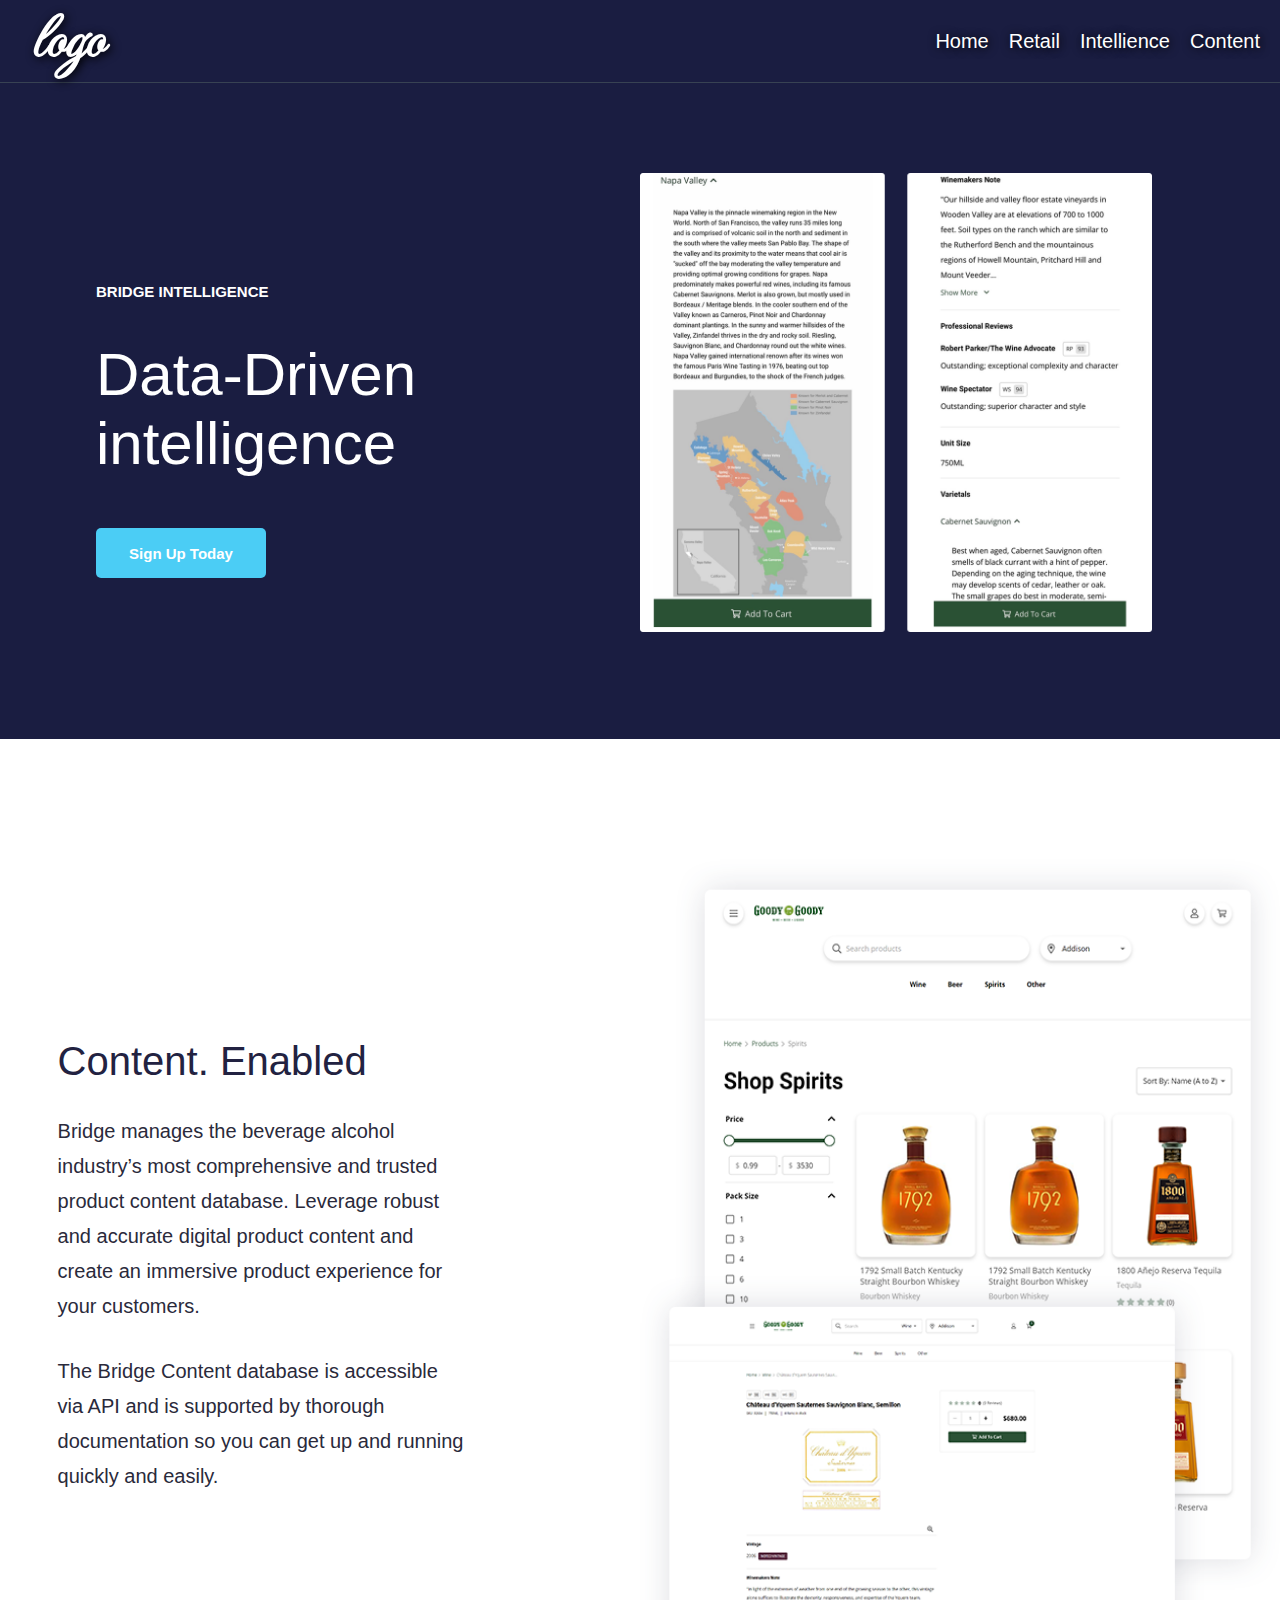
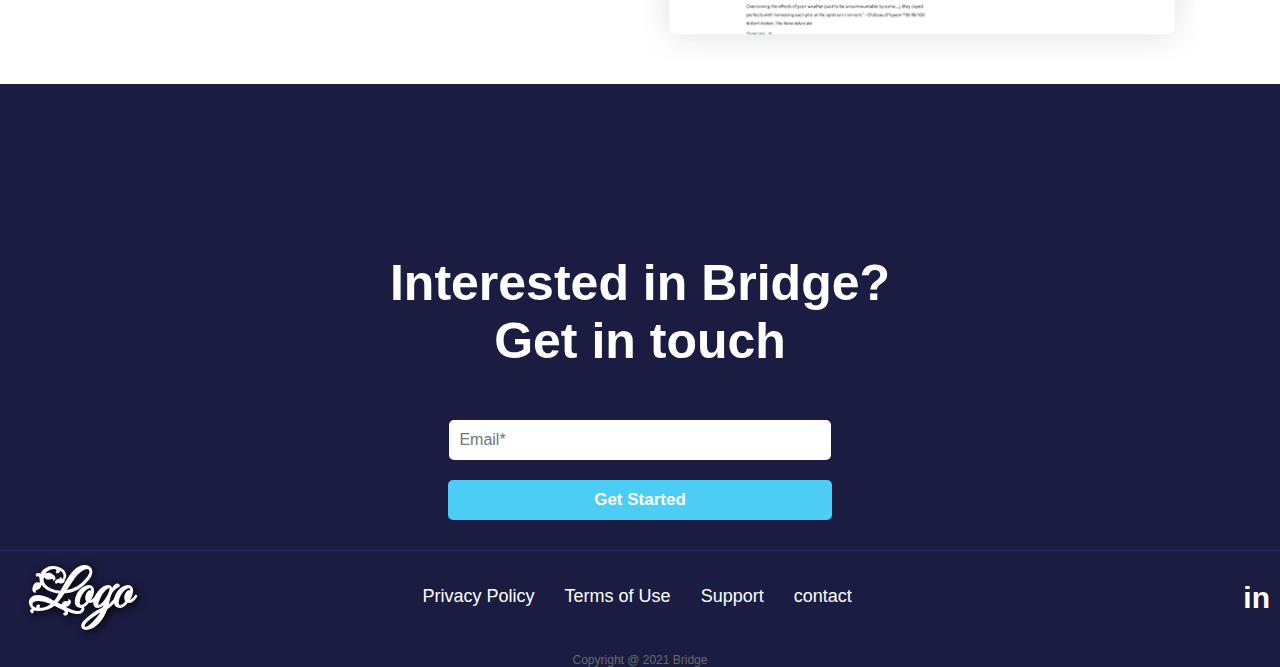
<file: content/cont.html>
<!DOCTYPE html>
<html lang="en">
<head>
    <meta charset="UTF-8">
    <meta http-equiv="X-UA-Compatible" content="IE=edge">
    <meta name="viewport" content="width=device-width, initial-scale=1.0">
    <title>Contact-Bridge</title>
    <link rel="stylesheet" href="cont.css">

</head>
<body>










    <div class="hell">

        <head class="mrs">
            <nav class="jhon">
                <a href="/index.html">
                    <h1 class="bean">logo</h1>
                </a>

                <ul class="well">

                    <a href="/index.html">
                        <li class="don">Home</li>
                    </a>
                    <a href="#">
                        <a href="/retail/retail.html">
                            <li class="don">Retail</li>
                        </a>
                    </a>
                    <a href="/intelligence/inte.html">
                        <li class="don">Intellience</li>
                    </a>
                    <a href="/content/cont.html">
                        <li class="don">Content</li>
                    </a>
                </ul>
            </nav>
        </head>


        <div class="folw">
            <div class="soloman">
                <p class="lol">BRIDGE INTELLIGENCE </p>
                <h1 class="hammer">Data-Driven <br>intelligence</h1>

                <div class="you">
                    <a href="/index.html"> <button class="qont">Sign Up Today</button></a>
  
                </div>

            </div>

            <div class="earn">
                <img src="1.png" class="lamp" alt="sal">
            </div>



        </div>

    </div>






<div class="king">
    <div class="kong">
        <h1 class="ling">Content. Enabled        </h1>
        <p class="surg">Bridge manages the beverage alcohol industry’s most comprehensive and trusted product content database. Leverage robust and accurate digital product content and create an immersive product experience for your customers.        </p>
        <p class="surg">The Bridge Content database is accessible via API and is supported by thorough documentation so you can get up and running quickly and easily.

        </p>
    </div>

 <div class="chiken">
     <img class="qop" src="2.png" alt="spray">
 </div>


</div>











<div id="sec4" class="phli">
    <div class="odin">
        <h1 class="zeus">Interested in Bridge? <br> Get in touch </h1>
        <input class="god" type="email" placeholder="Email*"> <br>
        <button class="power">Get Started</button>
    </div>

</div>


















<div class="free">
    <h1 class="bean">Logo</h1>

    <ul class="hloi">
        <a href="/index.html">
            <li class="anda">Privacy Policy</li>
        </a>
        <a href="/index.html">
            <li class="anda">Terms of Use</li>
        </a>
        <a href="/index.html">
            <li class="anda">Support</li>
        </a>
        <a href="/index.html">
            <li class="anda">contact</li>
        </a>
    </ul>
    <h1 class="bottam">in</h1>
</div>


<p class="qin">Copyright @ 2021 Bridge</p>















    
</body>
</html>
</file>
<file: content/cont.css>
@import url('https://fonts.googleapis.com/css2?family=Fleur+De+Leah&display=swap');





::-webkit-scrollbar{
    width: 12px;
    background-color: rgb(32, 32, 77);
    
}
::-webkit-scrollbar-thumb{
    background: linear-gradient(transparent ,dimgrey);
    border-radius: 10px;
    
}




*{
    padding: 0;
    margin: 0;
    
}
body{
    min-width: 385px;
}
.hell{
    background-color: rgb(26, 29, 65);
    
    width: 100%;
    margin-top: -5px;
    min-width: 355px;
    
}
.jhon{
    display: flex;
    justify-content: space-between;
    margin-top: 5px;    
    border-bottom: 1px solid rgb(56, 66, 83);
}
.well{
    display: flex;
    margin-top: 30px;
}
.don{
    color: #fff;
    margin-right: 20px;
    font-size: 20px;
    text-decoration: none;
    list-style: none;
    font-family: sans-serif;
    text-shadow: 1px 1px 10px black;
    

}
.don:hover{
    color: cornflowerblue;
    transition: .3s;
}
a{
    list-style: none;
    text-decoration: none;
}
.bean{
    color: #fff;
    font-family: 'Fleur De Leah', cursive;
    font-size: 60px;
    margin-left: 30px;
    text-shadow: 2px 2px 10px black;
}
.bean:hover{
      color: rgb(221, 217, 203);

}

@media (max-width:470px){
    .don{
        font-size: 15px;
    }
}





.folw{
    display: flex;
    width: 100%;
}
.soloman{
    width:50%;
}
.earn{
    width: 50%;
}
.lamp{
    width: 80%;
    height: 70%;
    margin-top: 90px;
    margin-bottom: 30px;
    padding-bottom: 12%;
}
.lol{
    margin-left: 15%;
    margin-top: 200px;
    color: #fff;
    font-family: sans-serif;
    font-weight: 700;
    font-size:15px ;

}
.hammer{
    margin-left:15% ;
    margin-top: 40px;
    color: #fff;
    font-family:sans-serif ;
    font-size: 60px;
    font-weight: 500; 
}
.you{
    margin-left: 15%;
    margin-top: 50px;
    display: flex;
}
.qont{
    height: 50px;
    width: 170px;
    border: none;
    background-color:rgb(75, 205, 245);
    border-radius: 5px;
    color: #FFF;
    font-weight: 700;
    font-size: 15px;
    cursor: pointer;
}
.qont:hover{
    background-color: dodgerblue;
    transform: scale(1.1);
    transition: .5s;

}
.ico{
    margin-left: 30px;
    font-size: 50px;
    color:rgb(75, 205, 245);
    margin-top: -10;
    cursor: pointer;
}
.ico:hover{
    transform: scale(1.1);
    transition: .5s;
    color: dodgerblue;

}
.intro{
    height: 50px;
    width: 150px;
    background-color: transparent;
    border: none;
    margin-left: 20px;
    color: #fff;
    font-size: 17px;
    font-weight: 700;
    cursor: pointer;

}
@media (max-width:950px){
    .folw{
        display: flex;
        flex-direction: column;
        justify-content: center;
        text-align: center;
    }
    .soloman{
        width: 100%;
    }
    .lol{
        margin-left:0 ;
        margin-top: 70px;
    }
    .hammer{
        margin-left: 0;
    }
    .you{
        margin-left: 0;
        display: flex;
        flex-wrap: wrap;
        justify-content: center;
    }
    .qont{
        width: 130px;
    }
    .intro{
        width: 140px;
    }
    .earn{
        width: 100%;
        margin-top: -60px;
    }
    .lamp{
        width: 100%;
        height: 0%;
    }
}













.king{
    display: flex;
    width: 100%;
    font-family: sans-serif;

}
.kong{
    width: 50%;
    


}

.ling{
    margin-top: 300px;
    margin-left: 9%;
    color: rgb(34, 34, 65);
    font-size: 40px;
    font-weight: 500;

}
.surg{
    margin-left: 9%;
    margin-top: 30px;
    line-height: 35px;
    font-size: 20px;
    color: rgb(42, 42, 59);
    width: 64%;
}

.chiken{
    width: 50%;

}
.qop{
    margin-top: 120px;
    width: 100%;
    height: 90%;
}
@media (max-width:850px){
    .king{
        display: flex;
        flex-direction: column-reverse;
        justify-content: center;
    }
    .chiken{
        width: 100%;
    }
    .qop{
        margin-top: 40px;
        height:70%;
    }
    .kong{
        width: 100%;
        text-align: center;
    }
    .ling{
        margin-top: 10px;
        margin-left: 0%;
    }
    .surg{
        margin-left: 0%;
        width: 100%;
        margin-bottom: 30px;
    }
}






















.phli{
    background-color: rgb(26, 29, 65);
    text-align: center;
    margin-top: 50px;

}
.odin{
  padding-top: 170px;

}
.zeus{
   color:  #fff;
   font-family: sans-serif;
   font-size: 50px;
   font-weight: 600;
  
}
.god{
   margin-top:50px ;
   height: 40px;
   width: 29%;
   border-radius: 5px;
   border: none;
   font-size: 16px;
   padding-left: 10px;
   outline: none;

}
.power{
   margin-top: 20px;
   width: 30%;
   height: 40px;
   border-radius: 5px;
   border: none;
   background-color: rgb(75, 205, 245);
   font-weight: 700;
   font-size: 17px;
   color: #fff;
   margin-bottom: 30px;
   cursor: pointer;
}
.power:hover{
   background-color: dodgerblue;
}
@media (max-width:535px){
   .zeus{
       font-size: 30px;
   }
   .god{
       width: 70%;  
   }
   .power{
       width: 70%;
   }

}


















.free{
    background-color:rgb(26, 29, 65) ;
    border-top: 1px solid rgb(41, 41, 100);
    display: flex;
    justify-content: space-between;
}
.hloi{
     display: flex;
     text-decoration:none;
     list-style: none;
     margin-top: 35px;
     margin-left: -10%;
}
.anda{
    color: #fff;
    margin-left: 30px;
    font-family: sans-serif;
    font-size: 18px;
}
.bottam{
    margin-top: 30px;
    margin-right: 10px;
    font-size: 30px;
    font-family: sans-serif;
    font-weight: 600;
    color: #fff;
    cursor: pointer;
}
.qin{
    text-align: center;
    background-color:rgb(26, 29, 65) ;
    padding-top:20px;
    color: dimgrey;
    font-family: sans-serif;
    font-size: 12px;
}
@media (max-width:680px) {
    .bean{
        margin-left: 0;
    }
    .free{
        display: flex;
        flex-direction: column;
    }
    .hloi{
        display: inline;
        margin-left: -30px;
        margin-top: 10px;
    }
    .anda{
        margin-top: 25px;
    }
    .bottam{
        margin-left: 0px;
        margin-right: 0;
    }
}
@media (max-width:430px){
    .bean{
        margin-left: 0;
    }
}
</file>
